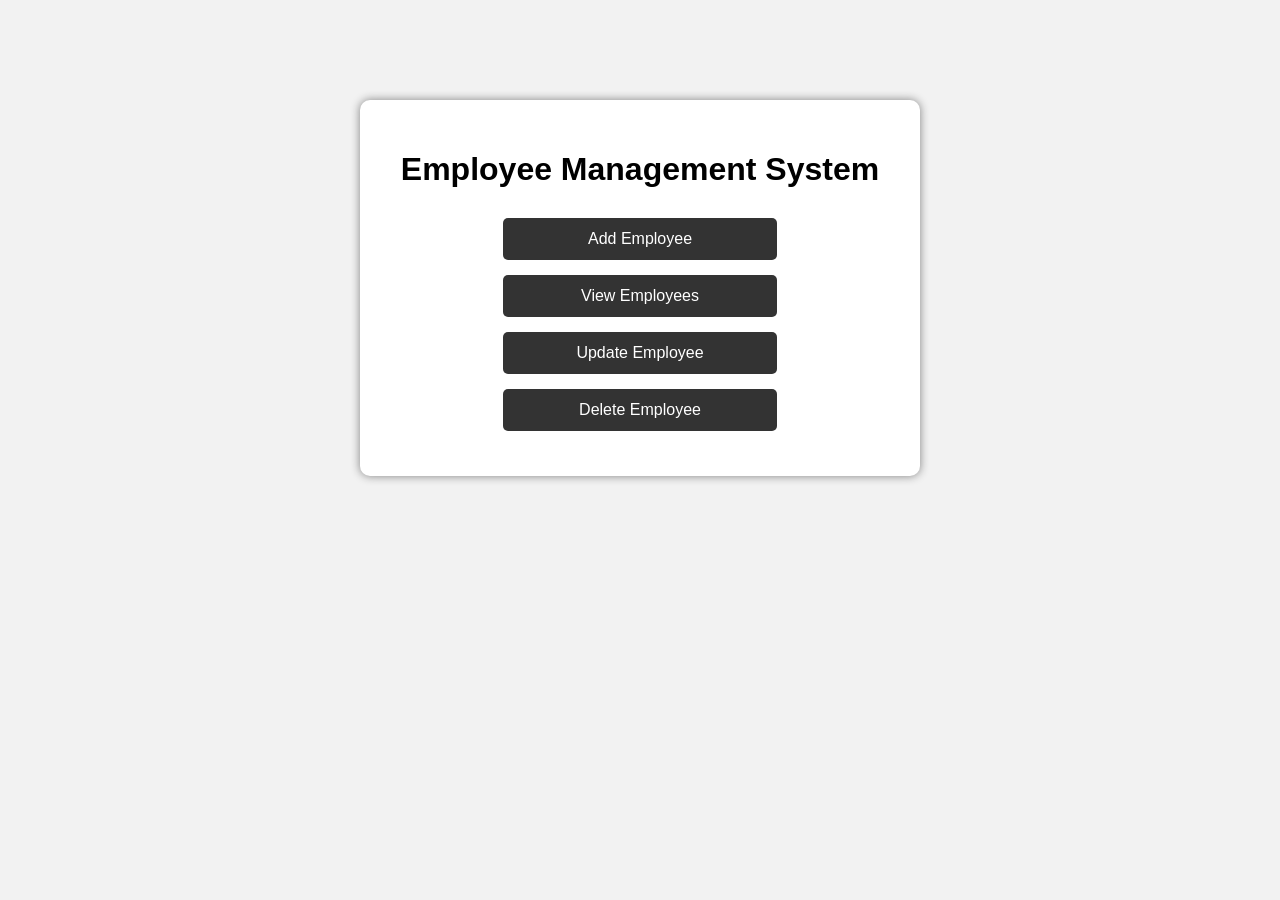
<file: EmployeeManagement/index.html>
<!DOCTYPE html>
<html>
<head>
    <title>Employee Management System</title>

    <style>
        body {
            font-family: Arial, sans-serif;
            background-color: #f2f2f2;
            text-align: center;
        }

        .container {
            width: 500px;
            margin: 100px auto;
            background: white;
            padding: 30px;
            border-radius: 10px;
            box-shadow: 0 0 10px gray;
        }

        h1 {
            margin-bottom: 30px;
        }

        a {
            display: block;
            width: 250px;
            margin: 15px auto;
            padding: 12px;
            background-color: #333;
            color: white;
            text-decoration: none;
            border-radius: 5px;
        }

        a:hover {
            background-color: #555;
        }
    </style>
</head>

<body>

<div class="container">

    <h1>Employee Management System</h1>

    <a href="add.html">Add Employee</a>

    <a href="ViewEmployee">View Employees</a>

    <a href="update.html">Update Employee</a>

    <a href="delete.html">Delete Employee</a>

</div>

</body>
</html>
</file>
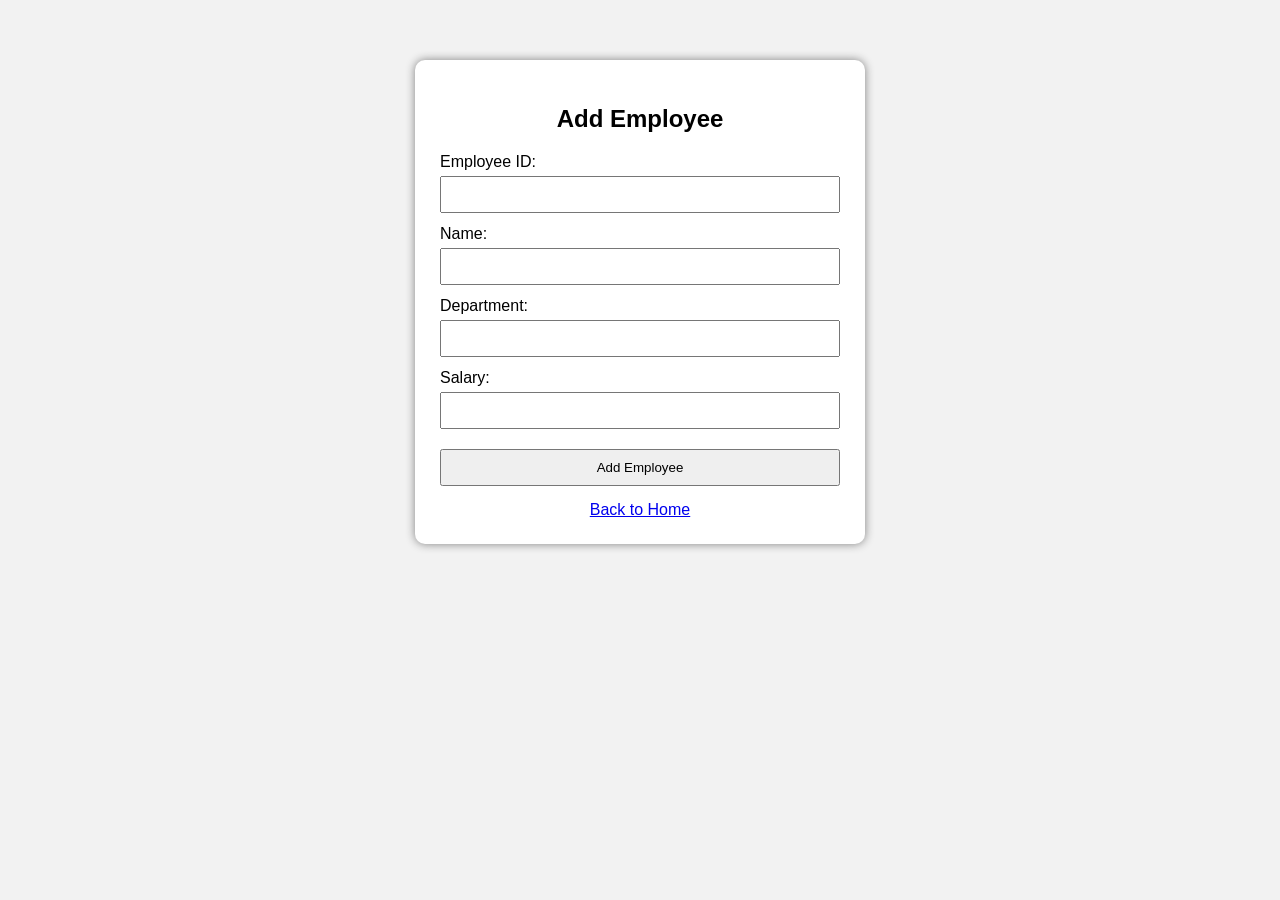
<file: EmployeeManagement/add.html>
<!DOCTYPE html>
<html>
<head>
    <title>Add Employee</title>

    <style>
        body {
            font-family: Arial, sans-serif;
            background-color: #f2f2f2;
        }

        .container {
            width: 400px;
            margin: 60px auto;
            background: white;
            padding: 25px;
            border-radius: 10px;
            box-shadow: 0 0 10px gray;
        }

        h2 {
            text-align: center;
        }

        label {
            display: block;
            margin-top: 12px;
            margin-bottom: 5px;
        }

        input {
            width: 100%;
            padding: 9px;
            box-sizing: border-box;
        }

        input[type="submit"] {
            margin-top: 20px;
            cursor: pointer;
        }

        .back {
            text-align: center;
            margin-top: 15px;
        }
    </style>
</head>

<body>

<div class="container">

    <h2>Add Employee</h2>

    <form action="AddEmployee" method="post">

        <label>Employee ID:</label>
        <input type="number" name="id" required>

        <label>Name:</label>
        <input type="text" name="name" required>

        <label>Department:</label>
        <input type="text" name="department" required>

        <label>Salary:</label>
        <input type="number" name="salary" step="0.01" required>

        <input type="submit" value="Add Employee">

    </form>

    <div class="back">
        <a href="index.html">Back to Home</a>
    </div>

</div>

</body>
</html>
</file>
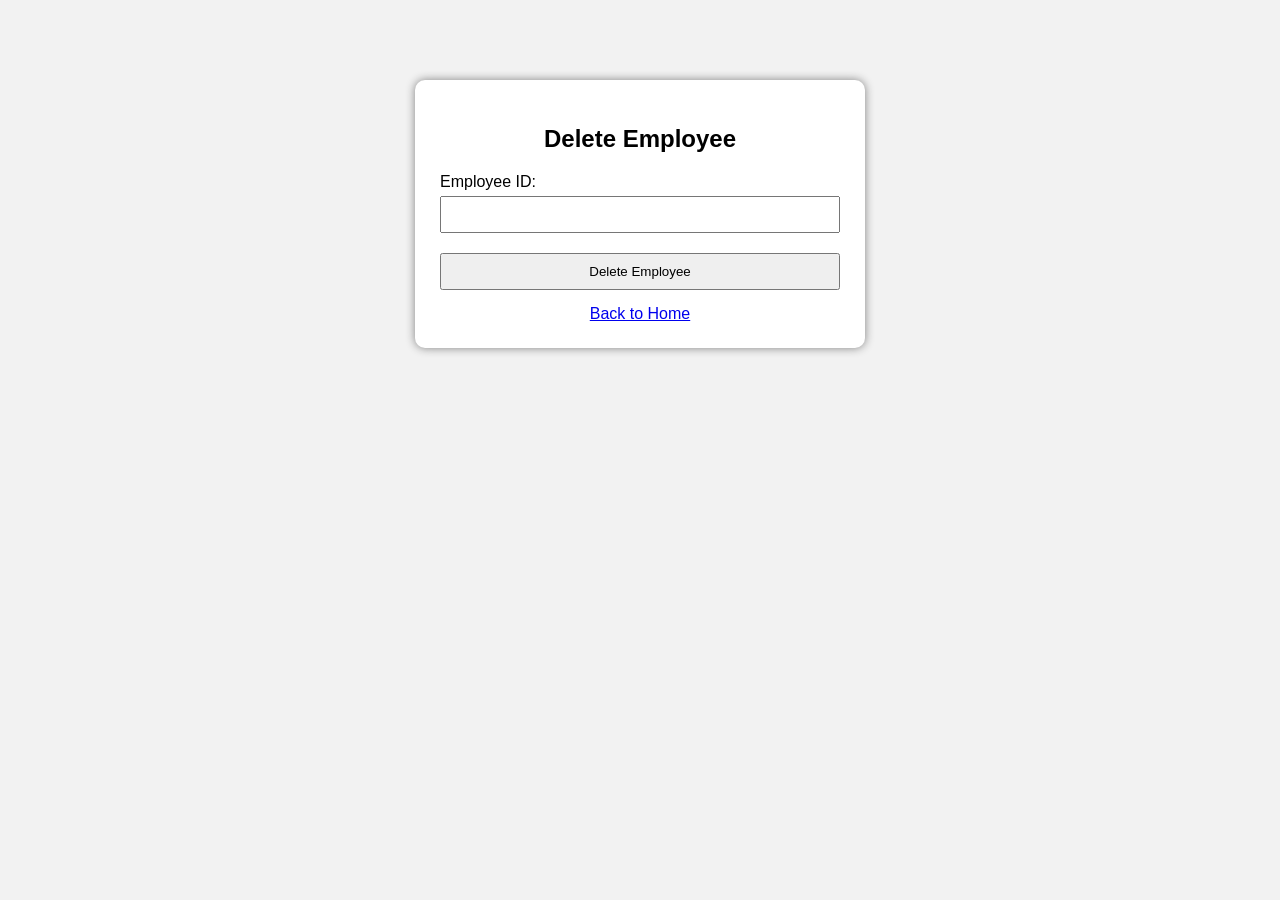
<file: EmployeeManagement/delete.html>
<!DOCTYPE html>
<html>
<head>
    <title>Delete Employee</title>

    <style>
        body {
            font-family: Arial, sans-serif;
            background-color: #f2f2f2;
        }

        .container {
            width: 400px;
            margin: 80px auto;
            background: white;
            padding: 25px;
            border-radius: 10px;
            box-shadow: 0 0 10px gray;
        }

        h2 {
            text-align: center;
        }

        label {
            display: block;
            margin-top: 20px;
            margin-bottom: 5px;
        }

        input {
            width: 100%;
            padding: 9px;
            box-sizing: border-box;
        }

        input[type="submit"] {
            margin-top: 20px;
            cursor: pointer;
        }

        .back {
            text-align: center;
            margin-top: 15px;
        }
    </style>
</head>

<body>

<div class="container">

    <h2>Delete Employee</h2>

    <form action="DeleteEmployee" method="post">

        <label>Employee ID:</label>

        <input type="number" name="id" required>

        <input type="submit" value="Delete Employee">

    </form>

    <div class="back">
        <a href="index.html">Back to Home</a>
    </div>

</div>

</body>
</html>
</file>
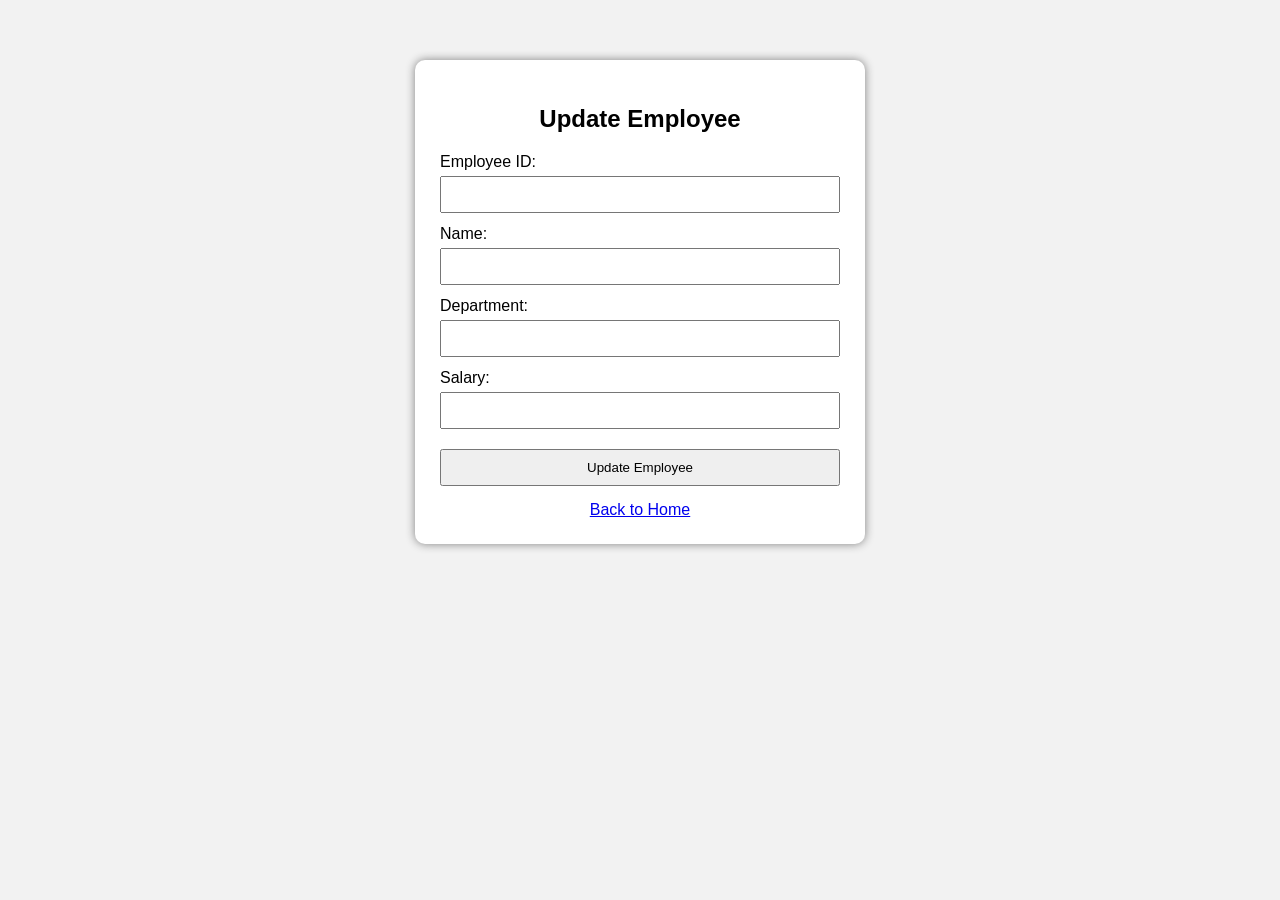
<file: EmployeeManagement/update.html>
<!DOCTYPE html>
<html>
<head>
    <title>Update Employee</title>

    <style>
        body {
            font-family: Arial, sans-serif;
            background-color: #f2f2f2;
        }

        .container {
            width: 400px;
            margin: 60px auto;
            background: white;
            padding: 25px;
            border-radius: 10px;
            box-shadow: 0 0 10px gray;
        }

        h2 {
            text-align: center;
        }

        label {
            display: block;
            margin-top: 12px;
            margin-bottom: 5px;
        }

        input {
            width: 100%;
            padding: 9px;
            box-sizing: border-box;
        }

        input[type="submit"] {
            margin-top: 20px;
            cursor: pointer;
        }

        .back {
            text-align: center;
            margin-top: 15px;
        }
    </style>
</head>

<body>

<div class="container">

    <h2>Update Employee</h2>

    <form action="UpdateEmployee" method="post">

        <label>Employee ID:</label>
        <input type="number" name="id" required>

        <label>Name:</label>
        <input type="text" name="name" required>

        <label>Department:</label>
        <input type="text" name="department" required>

        <label>Salary:</label>
        <input type="number" name="salary" step="0.01" required>

        <input type="submit" value="Update Employee">

    </form>

    <div class="back">
        <a href="index.html">Back to Home</a>
    </div>

</div>

</body>
</html>
</file>
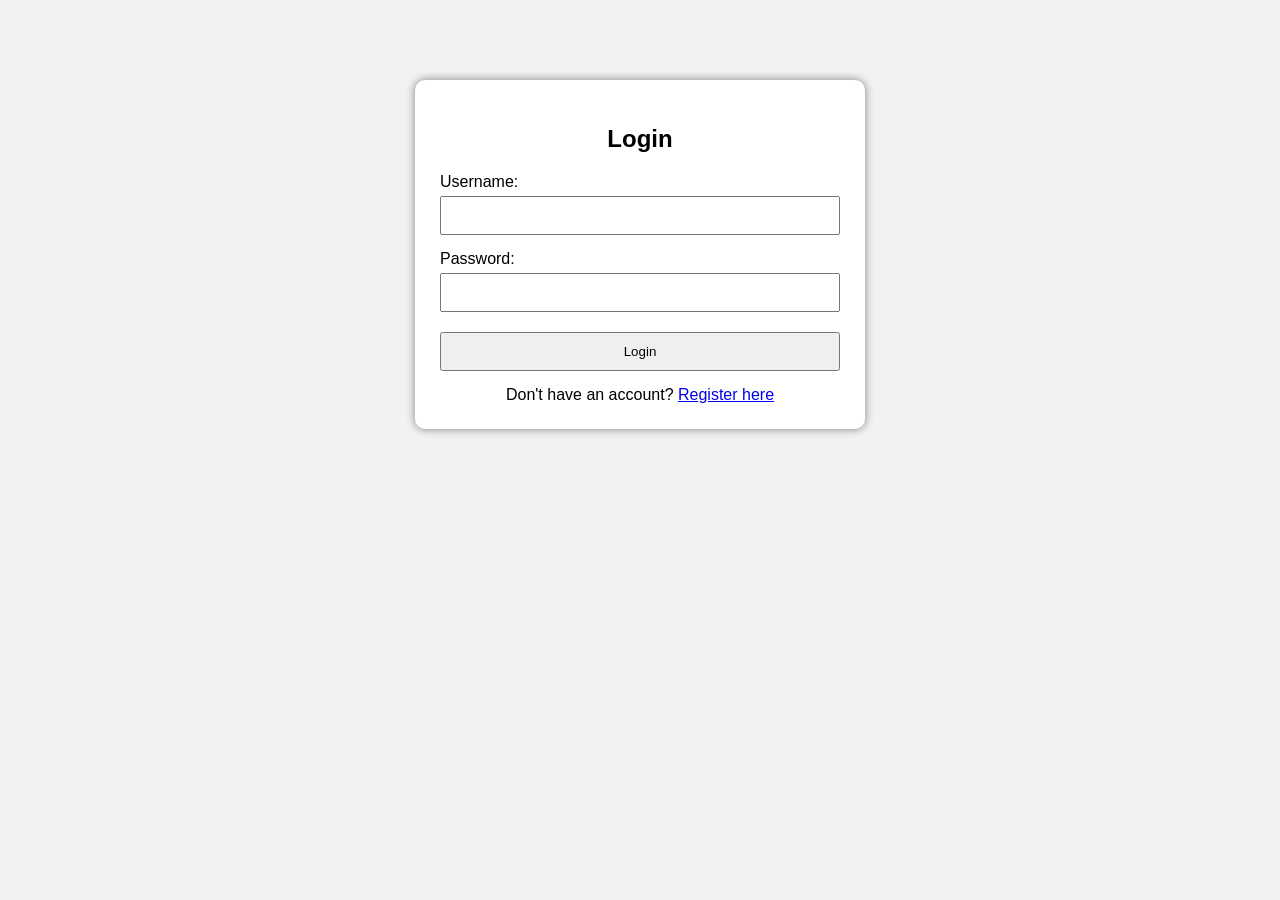
<file: JSPLogin/login.html>
<!DOCTYPE html>
<html>
<head>
    <title>Login Page</title>

    <style>
        body {
            font-family: Arial, sans-serif;
            background-color: #f2f2f2;
        }

        .container {
            width: 400px;
            margin: 80px auto;
            background: white;
            padding: 25px;
            border-radius: 10px;
            box-shadow: 0 0 10px gray;
        }

        h2 {
            text-align: center;
        }

        label {
            display: block;
            margin-top: 15px;
            margin-bottom: 5px;
        }

        input {
            width: 100%;
            padding: 10px;
            box-sizing: border-box;
        }

        input[type="submit"] {
            width: 100%;
            margin-top: 20px;
            cursor: pointer;
        }

        .register {
            text-align: center;
            margin-top: 15px;
        }
    </style>
</head>

<body>

<div class="container">

    <h2>Login</h2>

    <form action="login.jsp" method="post">

        <label>Username:</label>
        <input type="text" name="username" required>

        <label>Password:</label>
        <input type="password" name="password" required>

        <input type="submit" value="Login">

    </form>

    <div class="register">
        Don't have an account?
        <a href="register.html">Register here</a>
    </div>

</div>

</body>
</html>
</file>
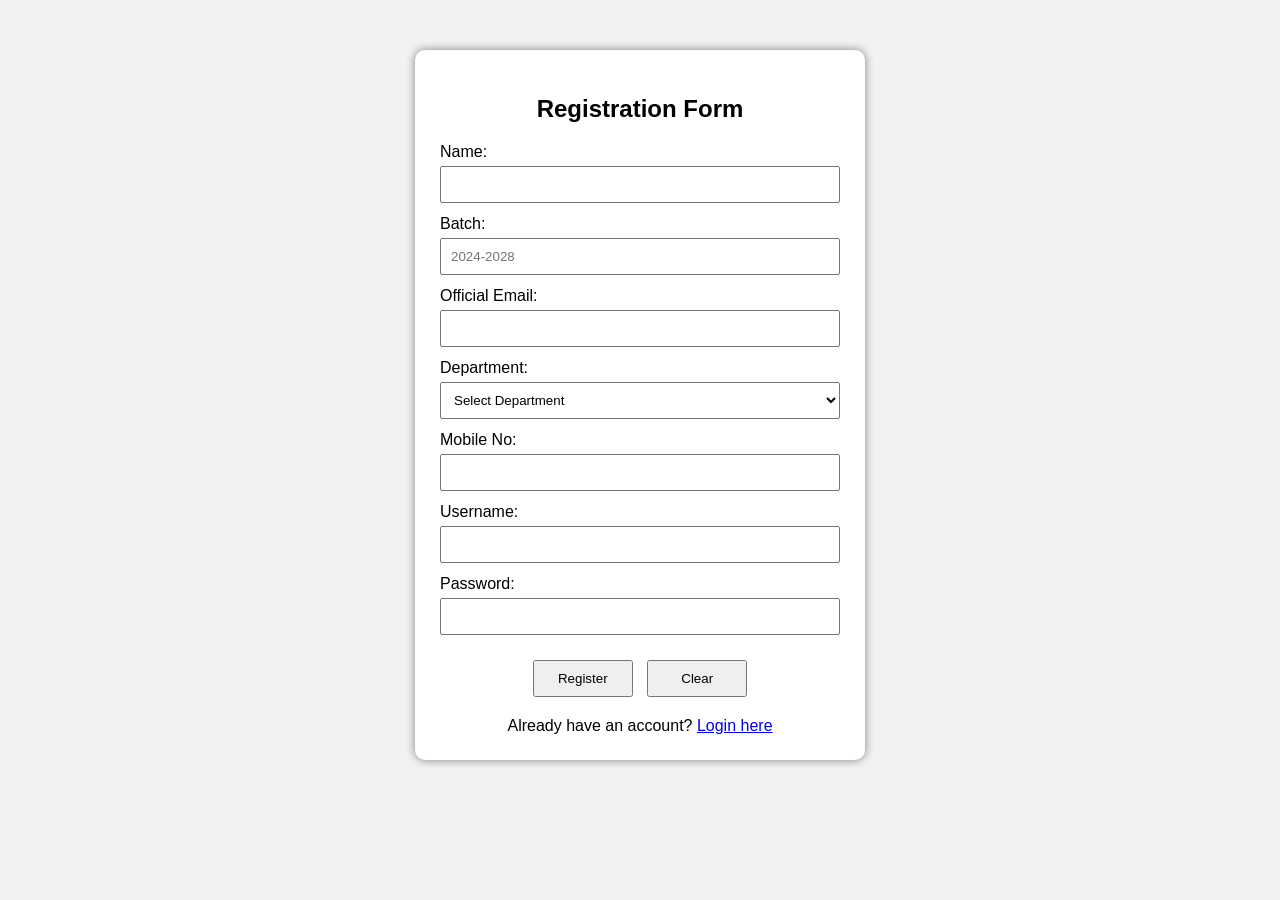
<file: JSPLogin/register.html>
<!DOCTYPE html>
<html>
<head>
    <title>Registration Page</title>

    <style>
        body {
            font-family: Arial, sans-serif;
            background-color: #f2f2f2;
        }

        .container {
            width: 400px;
            margin: 50px auto;
            background: white;
            padding: 25px;
            border-radius: 10px;
            box-shadow: 0 0 10px gray;
        }

        h2 {
            text-align: center;
        }

        label {
            display: block;
            margin-top: 12px;
            margin-bottom: 5px;
        }

        input, select {
            width: 100%;
            padding: 9px;
            box-sizing: border-box;
        }

        .buttons {
            text-align: center;
            margin-top: 20px;
        }

        input[type="submit"],
        input[type="reset"] {
            width: 100px;
            margin: 5px;
            cursor: pointer;
        }

        .login {
            text-align: center;
            margin-top: 15px;
        }
    </style>
</head>

<body>

<div class="container">

    <h2>Registration Form</h2>

    <form action="register.jsp" method="post">

        <label>Name:</label>
        <input type="text" name="name" required>

        <label>Batch:</label>
        <input type="text" name="batch" placeholder="2024-2028" required>

        <label>Official Email:</label>
        <input type="email" name="email" required>

        <label>Department:</label>
        <select name="department" required>
            <option value="">Select Department</option>
            <option value="CSE">CSE</option>
            <option value="IT">IT</option>
            <option value="ECE">ECE</option>
            <option value="EE">EE</option>
            <option value="ME">ME</option>
        </select>

        <label>Mobile No:</label>
        <input type="tel" name="mobile" required>

        <label>Username:</label>
        <input type="text" name="username" required>

        <label>Password:</label>
        <input type="password" name="password" required>

        <div class="buttons">
            <input type="submit" value="Register">
            <input type="reset" value="Clear">
        </div>

    </form>

    <div class="login">
        Already have an account?
        <a href="login.html">Login here</a>
    </div>

</div>

</body>
</html>
</file>
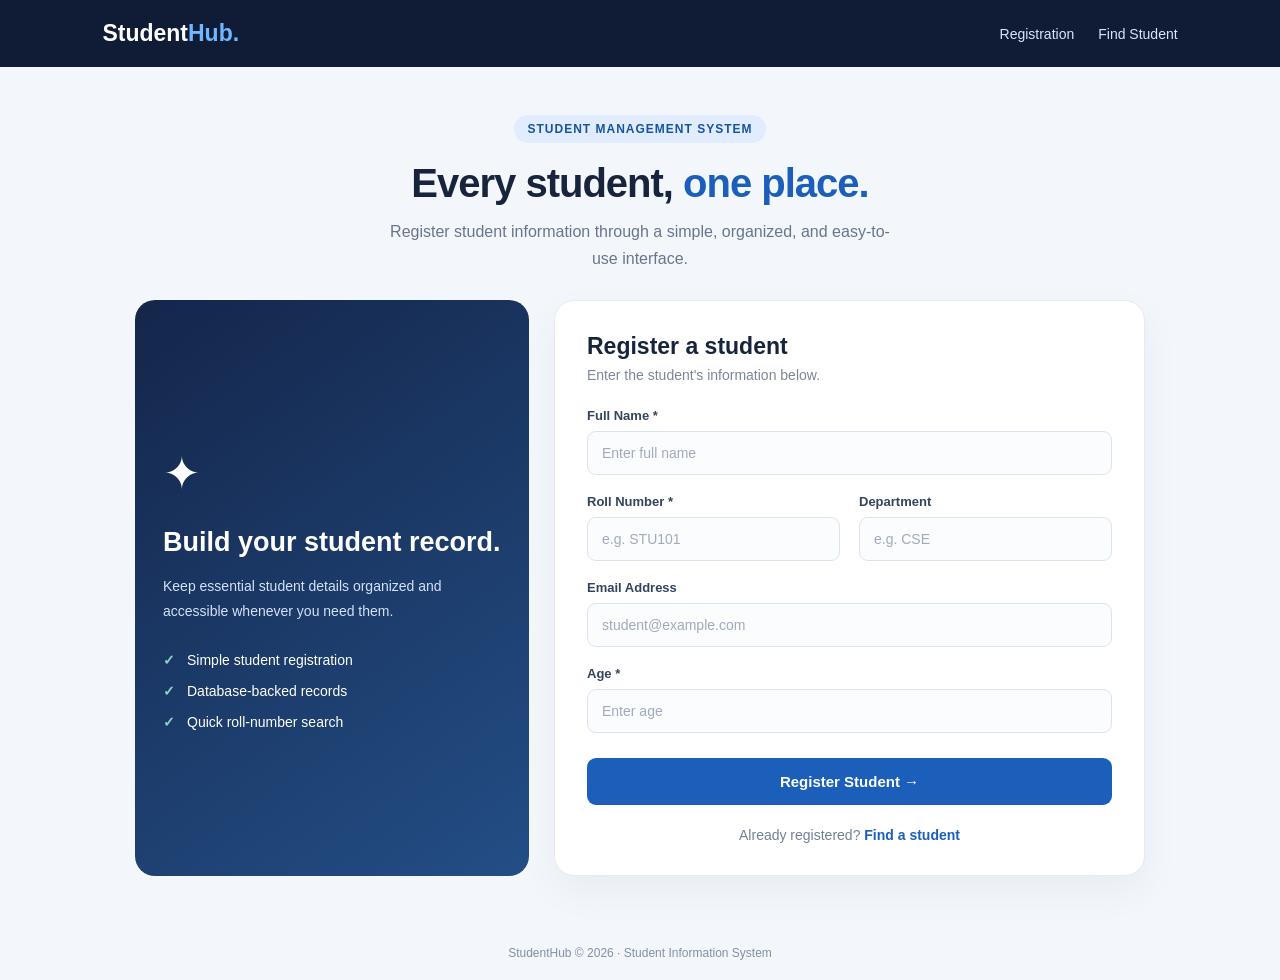
<file: StudentInfo/register.html>
<!DOCTYPE html>
<html lang="en">
<head>
    <meta charset="UTF-8">
    <meta name="viewport" content="width=device-width, initial-scale=1.0">
    <title>StudentHub | Registration</title>
    <link rel="stylesheet" href="style.css">
</head>
<body>

    <header>
        <div class="brand">Student<span>Hub.</span></div>
        <nav>
            <a href="register.html">Registration</a>
            <a href="search.html">Find Student</a>
        </nav>
    </header>

    <section class="hero">
        <span class="tag">Student Management System</span>
        <h1>Every student, <span style="color:#1b5fba">one place.</span></h1>
        <p>Register student information through a simple, organized, and easy-to-use interface.</p>
    </section>

    <main class="layout">

        <aside class="side-panel">
            <div class="symbol">✦</div>
            <h2>Build your student record.</h2>
            <p>Keep essential student details organized and accessible whenever you need them.</p>

            <div class="features">
                <div class="feature">
                    <span class="check">✓</span>
                    <span>Simple student registration</span>
                </div>
                <div class="feature">
                    <span class="check">✓</span>
                    <span>Database-backed records</span>
                </div>
                <div class="feature">
                    <span class="check">✓</span>
                    <span>Quick roll-number search</span>
                </div>
            </div>
        </aside>

        <section class="form-card">
            <h2>Register a student</h2>
            <p class="subheading">Enter the student's information below.</p>

            <form action="register" method="post">
                <div class="fields">

                    <div class="field full">
                        <label for="name">Full Name *</label>
                        <input type="text" id="name" name="name"
                               placeholder="Enter full name" required>
                    </div>

                    <div class="field">
                        <label for="roll_no">Roll Number *</label>
                        <input type="text" id="roll_no" name="roll_no"
                               placeholder="e.g. STU101" required>
                    </div>

                    <div class="field">
                        <label for="department">Department</label>
                        <input type="text" id="department" name="department"
                               placeholder="e.g. CSE">
                    </div>

                    <div class="field full">
                        <label for="email">Email Address</label>
                        <input type="email" id="email" name="email"
                               placeholder="student@example.com">
                    </div>

                    <div class="field full">
                        <label for="age">Age *</label>
                        <input type="number" id="age" name="age"
                               placeholder="Enter age" min="1" max="150" required>
                    </div>

                </div>

                <button class="submit-btn" type="submit">
                    Register Student &rarr;
                </button>
            </form>

            <div class="bottom-link">
                Already registered? <a href="search.html">Find a student</a>
            </div>
        </section>

    </main>

    <footer>
        StudentHub &copy; 2026 · Student Information System
    </footer>

</body>
</html>
</file>
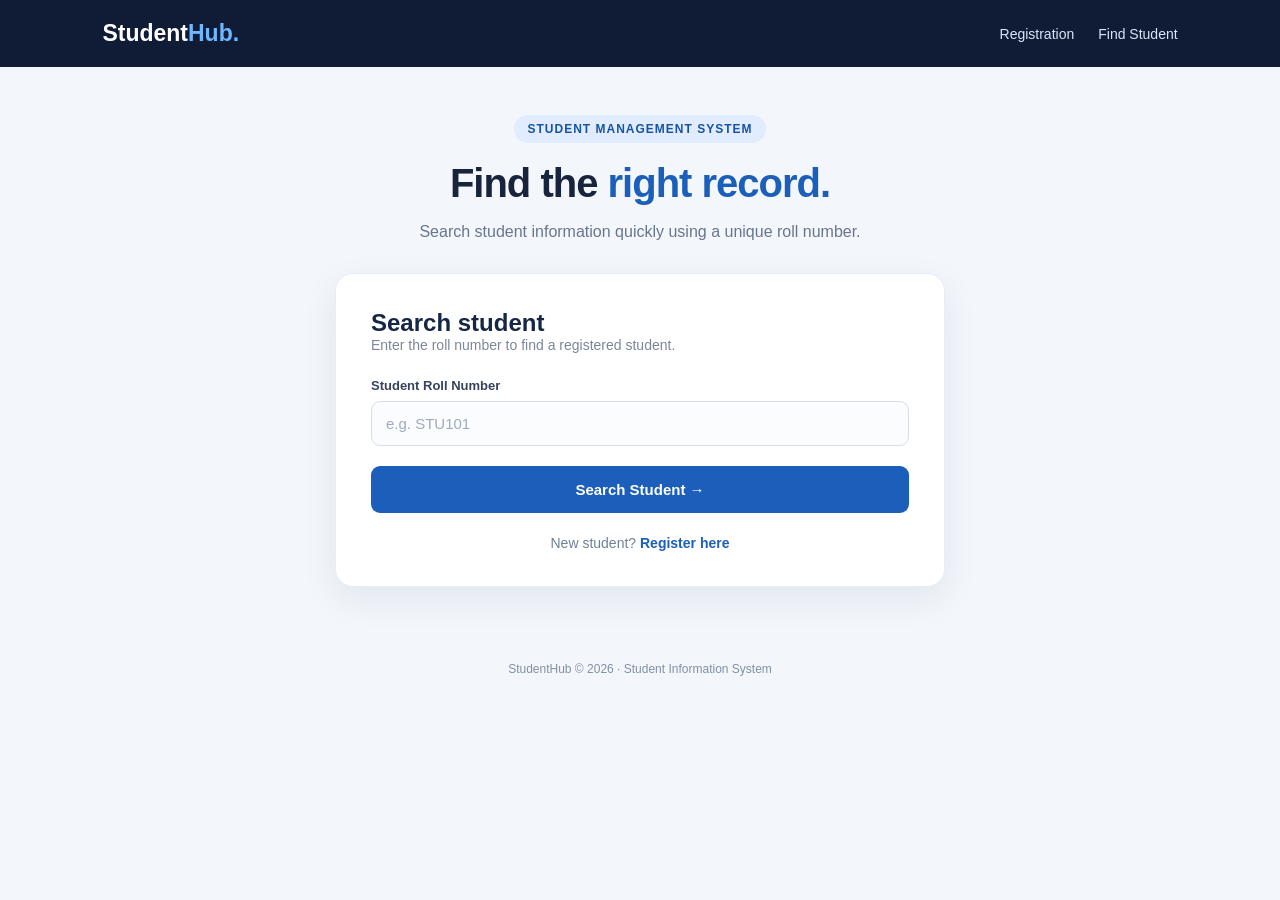
<file: StudentInfo/search.html>
<!DOCTYPE html>
<html lang="en">
<head>
    <meta charset="UTF-8">
    <meta name="viewport" content="width=device-width, initial-scale=1.0">
    <title>StudentHub | Find Student</title>
    <link rel="stylesheet" href="style.css">
    <style>
        .search-layout {
            max-width: 650px;
            margin: 0 auto 55px;
            padding: 0 20px;
        }

        .search-card {
            background: #ffffff;
            padding: 35px;
            border-radius: 18px;
            box-shadow: 0 12px 35px rgba(20, 45, 85, 0.08);
            border: 1px solid #e7edf5;
        }

        .search-card h2 {
            margin-top: 0;
            color: #152744;
        }

        .search-card label {
            display: block;
            margin: 18px 0 8px;
            font-weight: 600;
        }

        .search-card input {
            width: 100%;
            box-sizing: border-box;
            padding: 13px 14px;
            border: 1px solid #d6dfeb;
            border-radius: 9px;
            font-size: 15px;
        }

        .search-card .submit-btn {
            width: 100%;
            margin-top: 20px;
        }

        @media (max-width: 600px) {
            .search-card {
                padding: 24px 18px;
            }
        }
    </style>
</head>
<body>

    <header>
        <div class="brand">Student<span>Hub.</span></div>
        <nav>
            <a href="register.html">Registration</a>
            <a href="search.html">Find Student</a>
        </nav>
    </header>

    <section class="hero">
        <span class="tag">Student Management System</span>
        <h1>Find the <span style="color:#1b5fba">right record.</span></h1>
        <p>Search student information quickly using a unique roll number.</p>
    </section>

    <main class="search-layout">
        <section class="search-card">
            <h2>Search student</h2>
            <p class="subheading">Enter the roll number to find a registered student.</p>

            <form action="search" method="get">
                <label for="roll_no">Student Roll Number</label>
                <input
                    type="text"
                    id="roll_no"
                    name="roll_no"
                    placeholder="e.g. STU101"
                    required
                >

                <button class="submit-btn" type="submit">
                    Search Student &rarr;
                </button>
            </form>

            <div class="bottom-link">
                New student? <a href="register.html">Register here</a>
            </div>
        </section>
    </main>

    <footer>
        StudentHub &copy; 2026 · Student Information System
    </footer>

</body>
</html>
</file>
<file: StudentInfo/style.css>
* {
    margin: 0;
    padding: 0;
    box-sizing: border-box;
}

body {
    font-family: "Segoe UI", Arial, sans-serif;
    background: #f3f6fb;
    color: #17243b;
    min-height: 100vh;
}

header {
    background: #101c36;
    color: white;
    padding: 20px 8%;
    display: flex;
    justify-content: space-between;
    align-items: center;
    flex-wrap: wrap;
    gap: 15px;
}

.brand {
    font-size: 23px;
    font-weight: 750;
}

.brand span {
    color: #70b7ff;
}

nav {
    display: flex;
    gap: 24px;
}

nav a {
    color: #d9e5f8;
    text-decoration: none;
    font-size: 14px;
}

nav a:hover {
    color: #70b7ff;
}

.hero {
    text-align: center;
    padding: 48px 20px 28px;
}

.tag {
    display: inline-block;
    background: #e1edff;
    color: #1755a1;
    padding: 7px 13px;
    border-radius: 30px;
    font-size: 12px;
    font-weight: 700;
    letter-spacing: 1px;
    text-transform: uppercase;
}

.hero h1 {
    margin-top: 18px;
    font-size: clamp(28px, 4vw, 40px);
    letter-spacing: -1px;
}

.hero p {
    margin: 12px auto 0;
    color: #68768c;
    line-height: 1.7;
    max-width: 500px;
}

.layout {
    max-width: 1050px;
    margin: 0 auto 50px;
    padding: 0 20px;
    display: grid;
    grid-template-columns: 0.8fr 1.2fr;
    gap: 25px;
}

.side-panel {
    background: linear-gradient(145deg, #14264a, #234e86);
    color: white;
    border-radius: 20px;
    padding: 35px 28px;
    display: flex;
    flex-direction: column;
    justify-content: center;
}

.symbol {
    font-size: 45px;
    margin-bottom: 25px;
}

.side-panel h2 {
    font-size: 27px;
    line-height: 1.3;
    margin-bottom: 14px;
}

.side-panel p {
    color: #d4e2f8;
    line-height: 1.8;
    font-size: 14px;
}

.features {
    margin-top: 28px;
    display: grid;
    gap: 15px;
}

.feature {
    display: flex;
    gap: 12px;
    align-items: flex-start;
    font-size: 14px;
}

.check {
    color: #8dd7c0;
    font-weight: bold;
}

.form-card {
    background: white;
    border: 1px solid #e4eaf3;
    border-radius: 20px;
    padding: 32px;
    box-shadow: 0 15px 40px #17243b0c;
}

.form-card h2 {
    font-size: 23px;
    margin-bottom: 7px;
}

.subheading {
    font-size: 14px;
    color: #7b8799;
    margin-bottom: 25px;
}

.fields {
    display: grid;
    grid-template-columns: 1fr 1fr;
    gap: 19px;
}

.field {
    min-width: 0;
}

.field.full {
    grid-column: 1 / -1;
}

label {
    display: block;
    font-size: 13px;
    font-weight: 650;
    margin-bottom: 8px;
    color: #35445c;
}

input {
    width: 100%;
    padding: 13px 14px;
    border: 1px solid #dbe3ef;
    border-radius: 9px;
    background: #fbfcfe;
    font-size: 14px;
    color: #17243b;
    outline: none;
}

input:focus {
    border-color: #4389df;
    box-shadow: 0 0 0 3px #4389df20;
    background: white;
}

input::placeholder {
    color: #a0aabc;
}

.submit-btn {
    width: 100%;
    border: 0;
    border-radius: 9px;
    margin-top: 25px;
    padding: 15px;
    background: #1b5fba;
    color: white;
    font-size: 15px;
    font-weight: 700;
    cursor: pointer;
    transition: background 0.2s, transform 0.2s;
}

.submit-btn:hover {
    background: #144b96;
    transform: translateY(-1px);
}

.bottom-link {
    text-align: center;
    margin-top: 22px;
    color: #718096;
    font-size: 14px;
}

.bottom-link a {
    color: #1b5fba;
    text-decoration: none;
    font-weight: 700;
}

footer {
    text-align: center;
    padding: 20px;
    color: #8290a4;
    font-size: 12px;
}

@media (max-width: 760px) {
    header {
        padding: 18px 6%;
    }

    .layout {
        grid-template-columns: 1fr;
        max-width: 550px;
    }

    .side-panel {
        padding: 26px;
    }

    .symbol {
        margin-bottom: 12px;
    }

    .hero {
        padding-top: 35px;
    }
}

@media (max-width: 430px) {
    .form-card {
        padding: 23px 18px;
    }

    .fields {
        grid-template-columns: 1fr;
    }

    .field.full {
        grid-column: auto;
    }

    nav {
        gap: 16px;
    }
}
</file>
